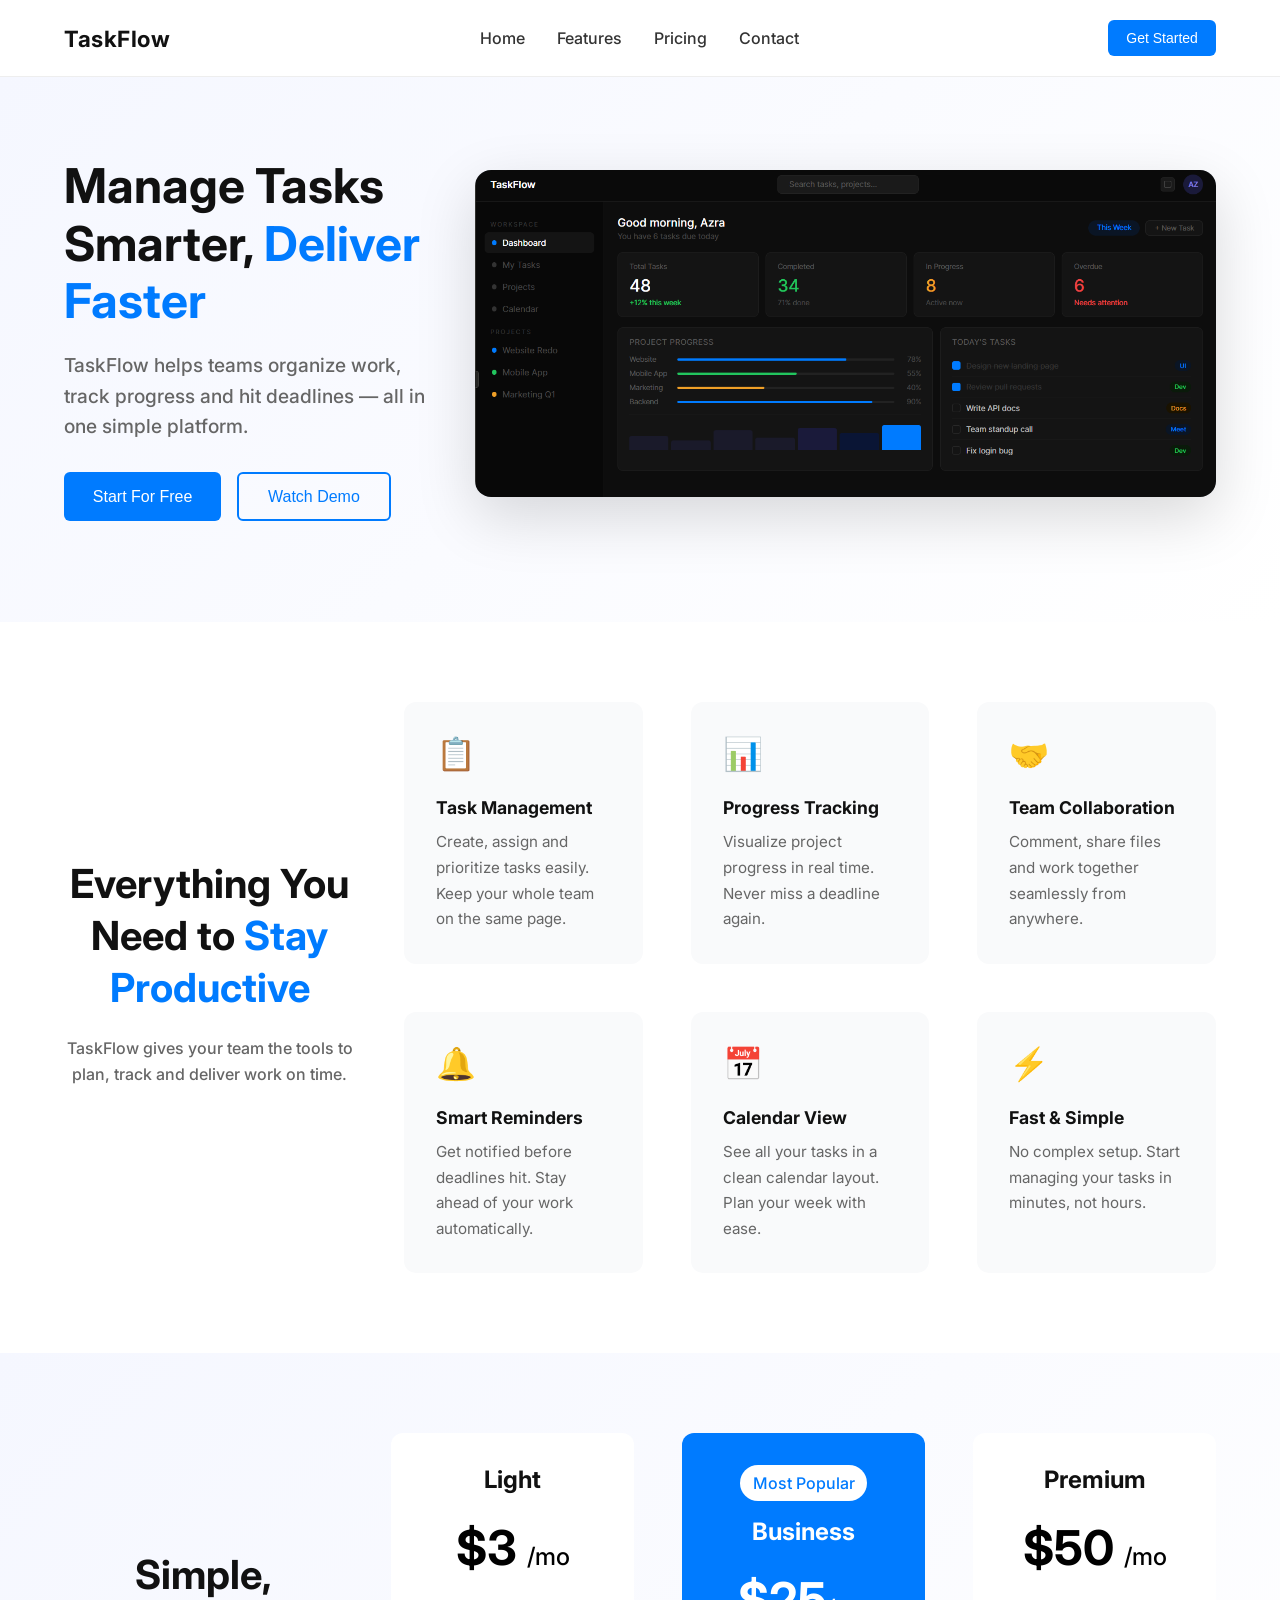
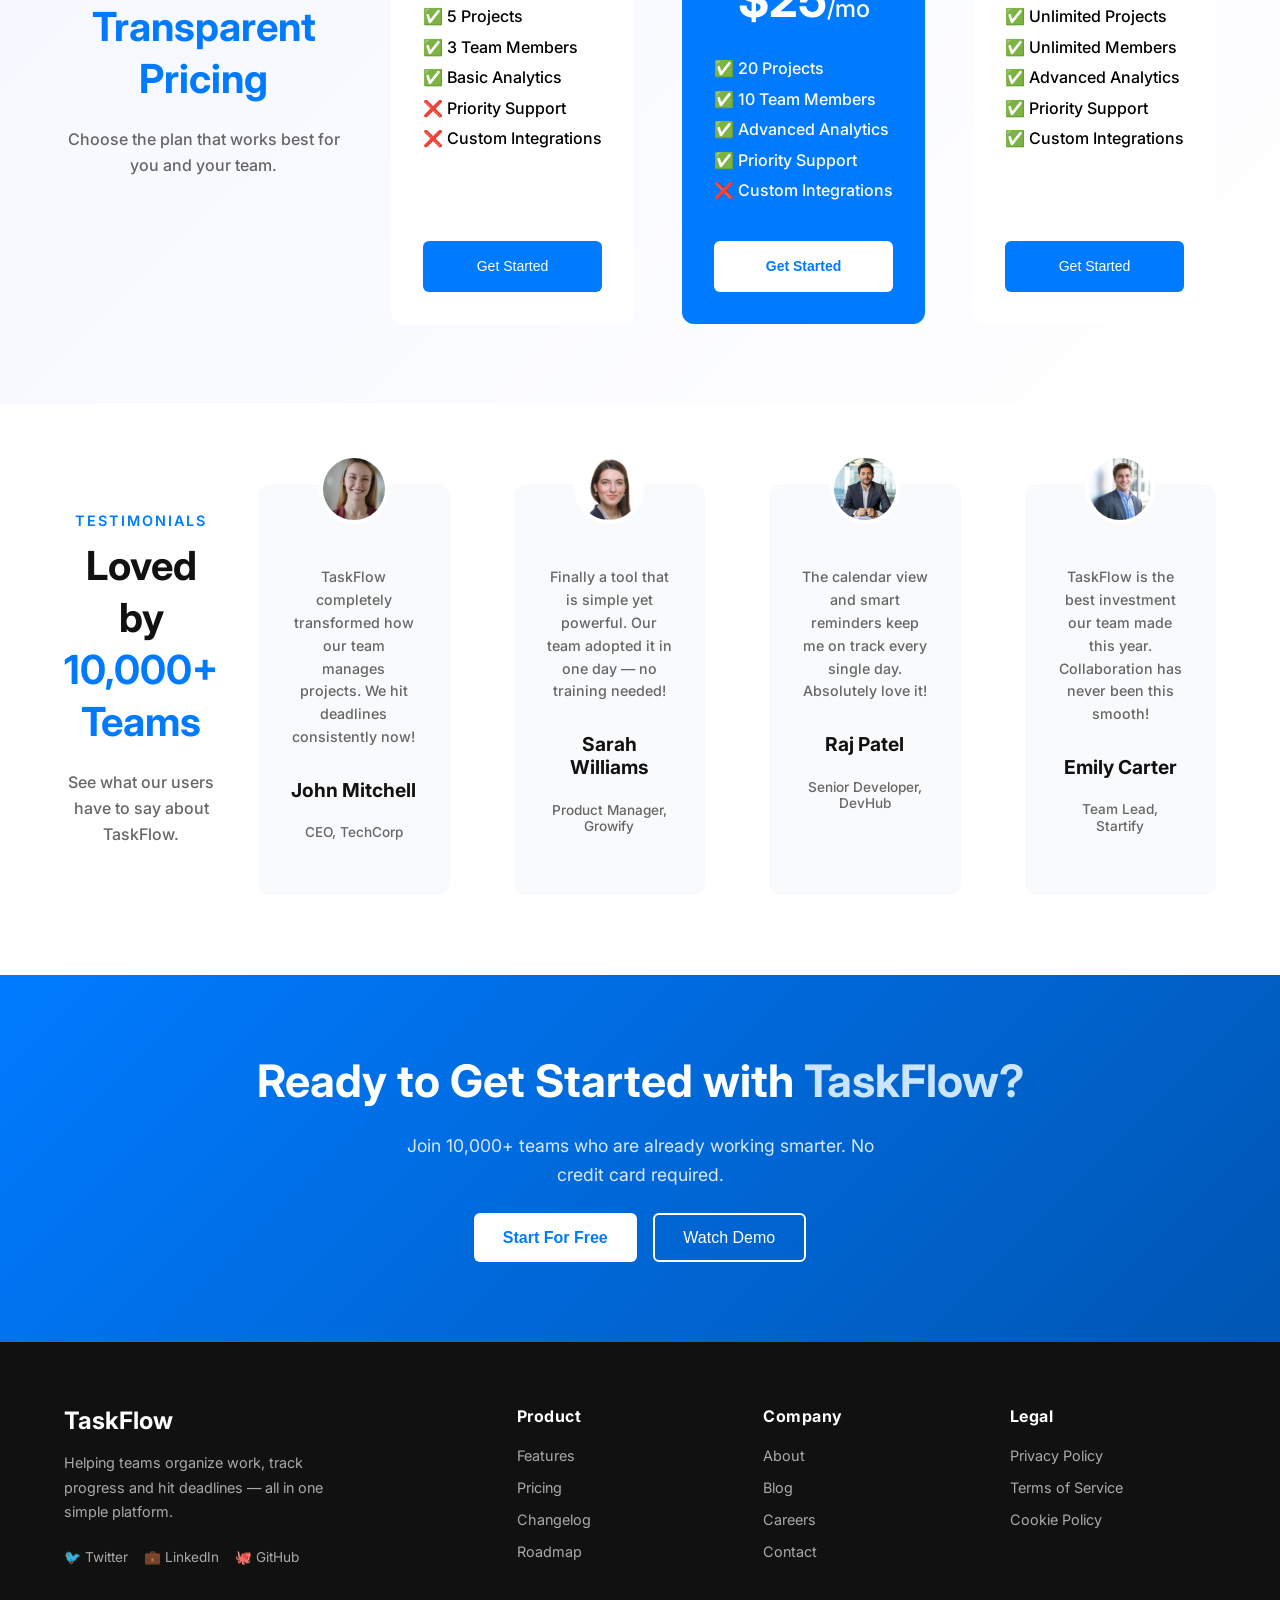
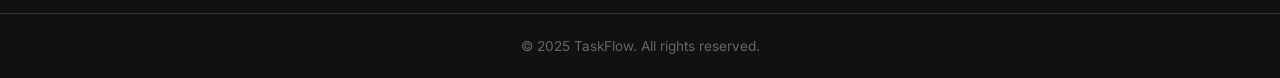
<file: index.html>
<!DOCTYPE html>
<html lang="en">

<head>
    <meta charset="UTF-8">
    <meta name="viewport" content="width=device-width, initial-scale=1.0">
    <title>TaskFlow - Manage Tasks Smarter</title>
<link href="https://fonts.googleapis.com/css2?family=Inter:wght@400;500;600;700&display=swap" rel="stylesheet">
    <link rel="stylesheet" href="style.css">
</head>

<body>
    <!-- navbar -->
    <header class="navbar">
        <div class="container">
            <!-- logo -->
            <div class="logo">
                <a href="#">TaskFlow</a>
            </div>

            <!-- menu items  -->
            <nav class="nav-links">
                <a href="#">Home</a>
                <a href="#">Features</a>
                <a href="#">Pricing</a>
                <a href="#">Contact</a>
            </nav>

            <div class="nav-btn">
                <button>Get Started</button>
            </div>

            <!-- hmaburger for mobile -->
            <div class="hamburger">
                ☰
            </div>
        </div>
    </header>



    <!-- hero section  -->
    <section class="hero" id="home">
        <div class="container">
            <!-- left side text  -->
            <div class="hero-text">
                <h1>Manage Tasks Smarter, <span>Deliver Faster</span></h1>
                <p>TaskFlow helps teams organize work, track progress and hit deadlines — all in one simple platform.
                </p>
                <div class="hero-buttons">
                    <button class="btn-primary">Start For Free</button>
                    <button class="btn-secondary">Watch Demo</button>
                </div>
            </div>

            <!-- right side image  -->
            <div class="hero-image placeholder-box">
               <img src="assets/images/dashboard.png" alt="TaskFlow dashboard-image">
            </div>
        </div>
    </section>


    <!-- features section  -->
    <section class="features" id="features">
        <div class="container">
            <!-- features heading  -->
            <div class="features-heading">
                <h2>Everything You Need to <span>Stay Productive</span></h2>
                <p>TaskFlow gives your team the tools to plan, track and deliver work on time.</p>
            </div>

            <!-- features card -->
            <div class="features-grid">

                <div class="feature-card">
                    <div class="feature-icon">📋</div>
                    <h3>Task Management</h3>
                    <p>Create, assign and prioritize tasks easily. Keep your whole team on the same page.</p>
                </div>

                <div class="feature-card">
                    <div class="feature-icon">📊</div>
                    <h3>Progress Tracking</h3>
                    <p>Visualize project progress in real time. Never miss a deadline again.</p>
                </div>

                <div class="feature-card">
                    <div class="feature-icon">🤝</div>
                    <h3>Team Collaboration</h3>
                    <p>Comment, share files and work together seamlessly from anywhere.</p>
                </div>

                <div class="feature-card">
                    <div class="feature-icon">🔔</div>
                    <h3>Smart Reminders</h3>
                    <p>Get notified before deadlines hit. Stay ahead of your work automatically.</p>
                </div>

                <div class="feature-card">
                    <div class="feature-icon">📅</div>
                    <h3>Calendar View</h3>
                    <p>See all your tasks in a clean calendar layout. Plan your week with ease.</p>
                </div>

                <div class="feature-card">
                    <div class="feature-icon">⚡</div>
                    <h3>Fast & Simple</h3>
                    <p>No complex setup. Start managing your tasks in minutes, not hours.</p>
                </div>
            </div>
        </div>
    </section>





    <!-- pricing section  -->
    <section class="pricing" id="pricing">
        <div class="container">
            <div class="pricing-heading">
                <h2>Simple, <span>Transparent Pricing</span></h2>
                <p>Choose the plan that works best for you and your team.</p>
            </div>

            <div class="pricing-grid">
                <!-- light price  -->
                <div class="pricing-card">
                    <h3>Light</h3>
                    <div class="price">$3 <span>/mo</span></div>
                    <ul>
                        <li>✅ 5 Projects</li>
                        <li>✅ 3 Team Members</li>
                        <li>✅ Basic Analytics</li>
                        <li>❌ Priority Support</li>
                        <li>❌ Custom Integrations</li>
                    </ul>
                    <button class="btn-plan">Get Started</button>
                </div>

                <!-- popular-price  -->
                <div class="pricing-card popular">
                    <div class="popular-badge">Most Popular</div>
                    <h3>Business</h3>

                    <div class="price">$25<span>/mo</span></div>
                    <ul>
                        <li>✅ 20 Projects</li>
                        <li>✅ 10 Team Members</li>
                        <li>✅ Advanced Analytics</li>
                        <li>✅ Priority Support</li>
                        <li>❌ Custom Integrations</li>
                    </ul>
                    <button class="btn-plan popular-btn">Get Started</button>
                </div>

                <!-- premium pricing  -->
                <div class="pricing-card">
                    <h3>Premium</h3>
                    <div class="price">$50 <span>/mo</span></div>
                    <ul>
                        <li>✅ Unlimited Projects</li>
                        <li>✅ Unlimited Members</li>
                        <li>✅ Advanced Analytics</li>
                        <li>✅ Priority Support</li>
                        <li>✅ Custom Integrations</li>
                    </ul>
                    <button class="btn-plan">Get Started</button>
                </div>
            </div>
        </div>
    </section>

    <!-- testimonial section  -->

    <section class="testimonials" id="contact">
        <div class="container">
            <div class="testimonial-heading">
                <p class="label">Testimonials</p>
                <h2>Loved by <span>10,000+ Teams</span></h2>
                <p>See what our users have to say about TaskFlow.</p>
            </div>

            <div class="testimonial-grid">
                <!-- peron-1  -->
                <div class="testimonial-card">
                    <img src="assets/images/testimonial-person/person1.webp" alt="">
                    <p class="review">TaskFlow completely transformed how our team manages projects. We hit
                        deadlines consistently now!</p>
                    <span class="name">John Mitchell</span>
                    <span class="designation">CEO, TechCorp</span>
                </div>

                <!-- person-2  -->
                <div class="testimonial-card">
                    <img src="assets/images/testimonial-person/person2.jpg" alt="">
                    <p class="review">Finally a tool that is simple yet powerful. Our team adopted it in one day —
                        no training needed!</p>
                    <span class="name">Sarah Williams</span>
                    <span class="designation">Product Manager, Growify</span>
                </div>

                <!-- person-3  -->
                <div class="testimonial-card">
                    <img src="assets/images/testimonial-person/person3.jpg" alt="">
                    <p class="review">The calendar view and smart reminders keep me on track every single day.
                        Absolutely love it!</p>
                    <span class="name">Raj Patel</span>
                    <span class="designation">Senior Developer, DevHub</span>
                </div>

                <!-- person-4  -->
                <div class="testimonial-card">
                    <img src="assets/images/testimonial-person/person4.jpg" alt="">
                    <p class="review">TaskFlow is the best investment our team made this year. Collaboration has
                        never been this smooth!</p>
                    <span class="name">Emily Carter</span>
                    <span class="designation">Team Lead, Startify</span>
                </div>

            </div>
        </div>
    </section>


      <!-- CTA section -->
<section class="cta" id="cta">
    <div class="container">
        <h2>Ready to Get Started with <span>TaskFlow?</span></h2>
        <p>Join 10,000+ teams who are already working smarter. No credit card required.</p>
        <div class="cta-buttons">
            <button class="btn-primary">Start For Free</button>
            <button class="btn-secondary">Watch Demo</button>
        </div>
    </div>
</section>


 <!-- Footer -->
<footer class="footer">
    <div class="container">

        <!-- Brand Column -->
        <div class="footer-brand">
            <h3>TaskFlow</h3>
            <p>Helping teams organize work, track progress and hit deadlines — all in one simple platform.</p>
            <div class="social-links">
                <a href="#">🐦 Twitter</a>
                <a href="#">💼 LinkedIn</a>
                <a href="#">🐙 GitHub</a>
            </div>
        </div>

        <!-- Product Links -->
        <div class="footer-col">
            <h4>Product</h4>
            <ul>
                <li><a href="#">Features</a></li>
                <li><a href="#">Pricing</a></li>
                <li><a href="#">Changelog</a></li>
                <li><a href="#">Roadmap</a></li>
            </ul>
        </div>

        <!-- Company Links -->
        <div class="footer-col">
            <h4>Company</h4>
            <ul>
                <li><a href="#">About</a></li>
                <li><a href="#">Blog</a></li>
                <li><a href="#">Careers</a></li>
                <li><a href="#">Contact</a></li>
            </ul>
        </div>

        <!-- Legal Links -->
        <div class="footer-col">
            <h4>Legal</h4>
            <ul>
                <li><a href="#">Privacy Policy</a></li>
                <li><a href="#">Terms of Service</a></li>
                <li><a href="#">Cookie Policy</a></li>
            </ul>
        </div>

    </div>

    <!-- Bottom Bar -->
    <div class="footer-bottom">
        <p>© 2025 TaskFlow. All rights reserved.</p>
    </div>
</footer>


<script src="script.js"></script>

</body>

</html>
</file>
<file: style.css>
/* css reset  */
* {
    margin: 0;
    padding: 0;
    box-sizing: border-box;
}

body {
    font-family: 'Inter', sans-serif;
}

a {
    text-decoration: none;
    cursor: pointer;
}

.container {
    width: 90%;
    margin: 0 auto;
    max-width: 1200px;
}

/* ===== NAVBAR ===== */

.navbar .container {
    display: flex;
    justify-content: space-between;
    align-items: center;
}

.navbar {
    background-color: white;
    width: 100%;
    padding: 1.25rem 0;
    position: sticky;
    top: 0;
    border-bottom: 1px solid #eee;
}

.navbar .logo a {
    font-size: 1.4rem;
    font-weight: 700;
    color: #111;
    letter-spacing: 0.5px;
}

.nav-links a {
    font-size: 1rem;
    color: #333;
    transition: 0.3s;
    font-weight: 500;
}

.nav-links a:hover {
    color: #007bff;
}

.nav-btn button {
    background-color: #007bff;
    color: white;
    border: none;
    padding: 0.625rem 1.135rem;
    border-radius: 0.375rem;
    font-size: 0.875rem;
    cursor: pointer;
    transition: .3s;
}

.nav-btn button:hover {
    background-color: #0056b3;
}

/*
  Mobile-first approach:
  On small screens, nav-links and nav-btn are hidden by default (display: none).
  The hamburger icon is shown instead.
  At 768px and above, the hamburger hides and the full nav reappears via the media query below.
  The .nav-open class (toggled by JS on hamburger click) overrides display:none to show the mobile dropdown.
*/
.nav-links {
    display: none;
}

.nav-btn {
    display: none;
}

.hamburger {
    display: block;
    font-size: 1.5rem;
    cursor: pointer;
}

/* Mobile menu open state — toggled by JS */
.nav-open {
    display: flex !important;
    flex-direction: column;
    position: absolute;
    top: 70px;
    left: 0;
    width: 100%;
    background-color: white;
    padding: 1.5rem;
    gap: 1.2rem;
    border-bottom: 1px solid #eee;
    box-shadow: 0 10px 20px rgba(0, 0, 0, 0.05);
    z-index: 999;
}

/* Active nav link — highlighted by JS on scroll */
.nav-links a.active {
    color: #007bff;
    font-weight: 700;
}


/* ===== HERO ===== */

section {
    padding: 2rem 0;
}

.hero {
    background: linear-gradient(135deg, #f5f7ff 0%, #ffffff 100%);
}

.hero .container {
    display: flex;
    flex-direction: column;
    align-items: center;
    gap: 2.5rem;
    text-align: center;
}

.hero-text h1 {
    font-size: 2.2rem;
    margin-bottom: 1.4rem;
    color: #111;
    line-height: 1.2;
    font-weight: bold;
}

.hero-text h1 span {
    color: #007bff;
}

.hero-text p {
    font-size: .97rem;
    color: #666;
    margin-bottom: 1.875rem;
    line-height: 1.6;
    font-weight: 500;
}

.hero-buttons {
    display: flex;
    gap: 1rem;
    justify-content: center;
    margin-bottom: 1.3rem;
}

.btn-primary {
    background-color: #007bff;
    color: white;
    border: none;
    padding: 0.625rem 1.4rem;
    border-radius: 0.375rem;
    font-size: 0.875rem;
    cursor: pointer;
    transition: .3s;
    white-space: nowrap;
}

.btn-primary:hover {
    background-color: #0056b3;
}

.btn-secondary {
    color: #007bff;
    background-color: transparent;
    border: 2px solid #007bff;
    padding: 0.625rem 1.4rem;
    border-radius: 0.375rem;
    font-size: 0.875rem;
    cursor: pointer;
    transition: .3s;
    white-space: nowrap;
}

.btn-secondary:hover {
    background-color: #0056b3;
    color: white;
}

.hero-image img {
    width: 100%;
    max-width: 900px;
    border-radius: 1rem;
    box-shadow: 0 20px 60px rgba(0, 0, 0, 0.15);
}

.placeholder-box {
    background: #e8f0ff;
    border-radius: 16px;
    display: flex;
    align-items: center;
    justify-content: center;
    margin-bottom: 2rem;
}


/* ===== FEATURES ===== */

.features {
    background-color: #ffffff;
}

.features .container {
    display: flex;
    flex-direction: column;
    align-items: center;
    justify-content: space-between;
    gap: 3rem;
}

.features-heading h2 {
    font-size: 2rem;
    margin-bottom: 1.4rem;
    color: #111;
    line-height: 1.2;
    font-weight: bold;
    text-align: center;
}

.features-heading h2 span {
    color: #007bff;
}

.features-heading p {
    font-size: .89rem;
    color: #666;
    margin-bottom: 1.875rem;
    line-height: 1.6;
    font-weight: 500;
    text-align: center;
}

.features-grid {
    display: grid;
    gap: 3rem;
}

.feature-card {
    padding: 2rem;
    border-radius: 12px;
    background: #f9fafb;
    transition: .3s;
}

.feature-card:hover {
    box-shadow: 0 10px 30px rgba(0, 0, 0, 0.1);
    transform: translateY(-5px);
}

.feature-icon {
    font-size: 2rem;
    margin-bottom: 1.5rem;
}

.feature-card h3 {
    font-size: 1.1rem;
    font-weight: bold;
    color: #111;
    margin-bottom: 0.7rem;
}

.feature-card p {
    line-height: 1.6rem;
    font-size: 0.95rem;
    color: #666;
}


/* ===== PRICING ===== */

.pricing {
    background: linear-gradient(135deg, #f5f7ff 0%, #ffffff 100%);
}

.pricing .container {
    display: flex;
    flex-direction: column;
    align-items: center;
    justify-content: space-between;
    gap: 3rem;
}

.pricing-heading {
    text-align: center;
}

.pricing-heading h2 {
    font-size: 2rem;
    margin-bottom: 1.4rem;
    color: #111;
    line-height: 1.2;
    font-weight: bold;
    text-align: center;
}

.pricing-heading h2 span {
    color: #007bff;
}

.pricing-heading p {
    font-size: .89rem;
    color: #666;
    margin-bottom: 1.875rem;
    line-height: 1.6;
    font-weight: 500;
    text-align: center;
}

.pricing-grid {
    display: grid;
    gap: 3rem;
}

.pricing-card {
    padding: 2rem;
    border-radius: 12px;
    background-color: white;
    transition: .3s;
    white-space: nowrap;
}

.pricing-card:hover {
    box-shadow: 0 10px 30px rgba(0, 0, 0, 0.1);
    transform: translateY(-5px);
}

.pricing-card h3 {
    font-size: 1.3rem;
    font-weight: bold;
    color: #111;
    margin-bottom: 1.5rem;
    text-align: center;
}

.pricing-card .price {
    font-size: 2rem;
    font-weight: bold;
    margin-bottom: 1.5rem;
    text-align: center;
}

.pricing-card .price span {
    font-size: 1.2rem;
    font-weight: normal;
}

.pricing-card ul {
    margin-bottom: 2rem;
    line-height: 1.9;
    list-style: none;
    font-weight: 500;
}

.popular ul li {
    color: white;
    white-space: nowrap;
}

.pricing-card .btn-plan {
    background-color: #007bff;
    color: white;
    border: none;
    padding: 1.1rem 1.4rem;
    border-radius: 0.375rem;
    font-size: 0.875rem;
    cursor: pointer;
    transition: .3s;
    white-space: nowrap;
    width: 100%;
}

.pricing-card .btn-plan:hover {
    background-color: #0056b3;
}

.popular {
    background-color: #007bff;
    color: white;
}

.popular h3 {
    color: white;
}

.popular .popular-badge {
    background-color: white;
    padding: .5rem .8rem;
    display: block;
    width: fit-content;
    margin: 0 auto 1rem auto;
    color: #007bff;
    border-radius: 5rem;
    font-weight: 500;
    white-space: nowrap;
}

.popular .popular-btn {
    background-color: white;
    color: #007bff;
    font-weight: bold;
}

.popular .popular-btn:hover {
    background-color: #aebdcc;
    color: white;
}


/* ===== TESTIMONIALS ===== */

.testimonials .testimonial-card img {
    width: 70px;
    height: 70px;
    border-radius: 50%;
    object-fit: cover;
    position: absolute;
    top: -30px;
    left: 50%;
    transform: translateX(-50%);
    border: 4px solid white;
}

.testimonials .container {
    display: flex;
    flex-direction: column;
    align-items: center;
    gap: 2.5rem;
}

.testimonial-heading h2 {
    font-size: 2rem;
    margin-bottom: 1.4rem;
    color: #111;
    line-height: 1.2;
    font-weight: bold;
    text-align: center;
}

.testimonial-heading h2 span {
    color: #007bff;
}

.testimonial-heading .label {
    font-size: 0.9rem;
    color: #007bff;
    font-weight: 600;
    letter-spacing: 2px;
    text-transform: uppercase;
    display: block;
    margin-bottom: 0.5rem;
}

.testimonial-heading p {
    font-size: .96rem;
    color: #666;
    margin-bottom: 1.4rem;
    line-height: 1.6;
    font-weight: 500;
    text-align: center;
}

.testimonial-grid {
    display: grid;
    gap: 4rem;
}

.testimonial-card {
    padding: 3.3rem 2rem 2rem 2rem;
    border-radius: 12px;
    background: #f9fafb;
    transition: .3s;
    position: relative;
    text-align: center;
}

.testimonial-card:hover {
    box-shadow: 0 10px 30px rgba(0, 0, 0, 0.1);
    transform: translateY(-5px);
}

.testimonial-card p {
    font-size: .89rem;
    color: #666;
    margin: 1.875rem 0;
    line-height: 1.6;
    font-weight: 500;
}

.testimonial-card span {
    font-size: 1.2rem;
    margin-bottom: 1.4rem;
    color: #111;
    line-height: 1.2;
    font-weight: 500;
    text-align: center;
}

.testimonial-card .name {
    display: block;
    font-weight: bold;
    color: #111;
    margin-top: 0.5rem;
}

.testimonial-card .designation {
    display: block;
    font-size: 0.85rem;
    color: #666;
}


/* ===== CTA ===== */

.cta {
    background: linear-gradient(135deg, #007bff 0%, #0056b3 100%);
    text-align: center;
}

.cta .container {
    display: flex;
    flex-direction: column;
    align-items: center;
    gap: 1.5rem;
}

.cta h2 {
    font-size: 2rem;
    font-weight: bold;
    color: white;
    line-height: 1.2;
}

.cta h2 span {
    color: #cce5ff;
}

.cta p {
    font-size: 1rem;
    color: rgba(255, 255, 255, 0.85);
    line-height: 1.6;
    max-width: 500px;
}

.cta-buttons {
    display: flex;
    gap: 1rem;
    justify-content: center;
}

.cta .btn-primary {
    background-color: white;
    color: #007bff;
    font-weight: bold;
}

.cta .btn-primary:hover {
    background-color: #e8f0ff;
}

.cta .btn-secondary {
    border-color: white;
    color: white;
}

.cta .btn-secondary:hover {
    background-color: white;
    color: #007bff;
}


/* ===== FOOTER ===== */

.footer {
    background-color: #111;
    color: #ccc;
    padding-top: 4rem;
}

.footer .container {
    display: grid;
    grid-template-columns: 1fr;
    gap: 2.5rem;
    padding-bottom: 3rem;
}

.footer-brand h3 {
    font-size: 1.5rem;
    font-weight: bold;
    color: white;
    margin-bottom: 1rem;
}

.footer-brand p {
    font-size: 0.9rem;
    line-height: 1.7;
    color: #aaa;
    margin-bottom: 1.5rem;
    max-width: 280px;
}

.social-links {
    display: flex;
    gap: 1rem;
    flex-wrap: wrap;
}

.social-links a {
    font-size: 0.85rem;
    color: #aaa;
    transition: .3s;
}

.social-links a:hover {
    color: #007bff;
}

.footer-col h4 {
    font-size: 1rem;
    font-weight: bold;
    color: white;
    margin-bottom: 1.2rem;
    letter-spacing: 0.5px;
}

.footer-col ul {
    list-style: none;
    display: flex;
    flex-direction: column;
    gap: 0.75rem;
}

.footer-col ul li a {
    font-size: 0.9rem;
    color: #aaa;
    transition: .3s;
}

.footer-col ul li a:hover {
    color: #007bff;
}

.footer-bottom {
    border-top: 1px solid #333;
    padding: 1.5rem 0;
    text-align: center;
}

.footer-bottom p {
    font-size: 0.85rem;
    color: #666;
}


/* ==============================================
   MEDIA QUERIES
   Mobile-first: all base styles above are for mobile.
   These two blocks layer on styles for larger screens.
   ============================================== */

/* --- Tablets and above (768px+) --- */
@media (min-width: 768px) {

    /* Global */
    section {
        padding: 5rem 0;
        overflow-x: hidden;
    }

    /* Navbar */
    .nav-links {
        display: flex;
        gap: 2rem;
    }

    .logo a {
        font-size: 1.6rem;
    }

    .nav-btn {
        display: block;
    }

    .hamburger {
        display: none;
    }

    /* Hero */
    .hero .container {
        gap: 2.5rem;
    }

    .hero-text {
        flex: 1;
    }

    .hero-text h1 {
        font-size: 3rem;
        font-weight: bold;
        color: #111;
        line-height: 1.2;
        margin-bottom: 1.25rem;
    }

    .hero-image {
        flex: 2;
    }

    /* Features */
    .features-heading {
        text-align: center;
    }

    .features-heading h2 {
        font-size: 2.5rem;
        line-height: 1.3;
    }

    .features-heading p {
        font-size: 1rem;
    }

    .features-grid {
        grid-template-columns: repeat(2, 1fr);
    }

    /* Pricing */
    .pricing-heading {
        text-align: center;
    }

    .pricing-heading h2 {
        font-size: 2.5rem;
        line-height: 1.3;
    }

    .pricing-heading p {
        font-size: 1rem;
    }

    .pricing-grid {
        grid-template-columns: repeat(3, 1fr);
    }

    .pricing-card {
        display: flex;
        flex-direction: column;
    }

    .pricing-card ul {
        flex-grow: 1;
    }

    /* Testimonials */
    .testimonials .container {
        flex-direction: column;
    }

    .testimonial-heading {
        text-align: center;
    }

    .testimonial-heading h2 {
        font-size: 2.5rem;
        line-height: 1.3;
    }

    .testimonial-heading p {
        font-size: 1rem;
    }

    .testimonial-grid {
        grid-template-columns: repeat(2, 1fr);
    }

    /* CTA */
    .cta h2 {
        font-size: 2.8rem;
    }

    .cta p {
        font-size: 1.1rem;
    }

    /* Footer */
    .footer .container {
        grid-template-columns: 2fr 1fr 1fr 1fr;
    }
}


/* --- Large desktops (1200px+) --- */
@media (min-width: 1200px) {

    /* Hero */
    .hero .container {
        flex-direction: row;
        text-align: start;
    }

    .btn-primary {
        padding: 0.86rem 1.8rem;
        font-size: 1rem;
    }

    .btn-secondary {
        padding: 0.86rem 1.8rem;
        font-size: 1rem;
    }

    .hero-text p {
        font-size: 1.2rem;
        margin-bottom: 1.875rem;
        line-height: 1.6;
    }

    .hero-buttons {
        justify-content: flex-start;
    }

    /* Features */
    .features-grid {
        grid-template-columns: repeat(3, 1fr);
    }

    .features .container {
        flex-direction: row;
    }

    /* Pricing */
    .pricing .container {
        flex-direction: row;
    }

    .pricing-card h3 {
        font-size: 1.5rem;
    }

    .pricing-card .price {
        font-size: 3rem;
    }

    .pricing-card .price span {
        font-size: 1.5rem;
        font-weight: 500;
    }

    .pricing-card ul {
        margin-bottom: 2.2rem;
        font-weight: 500;
    }

    /* Testimonials */
    .testimonial-grid {
        grid-template-columns: repeat(4, 1fr);
    }

    .testimonials .container {
        flex-direction: row;
    }
}
</file>
